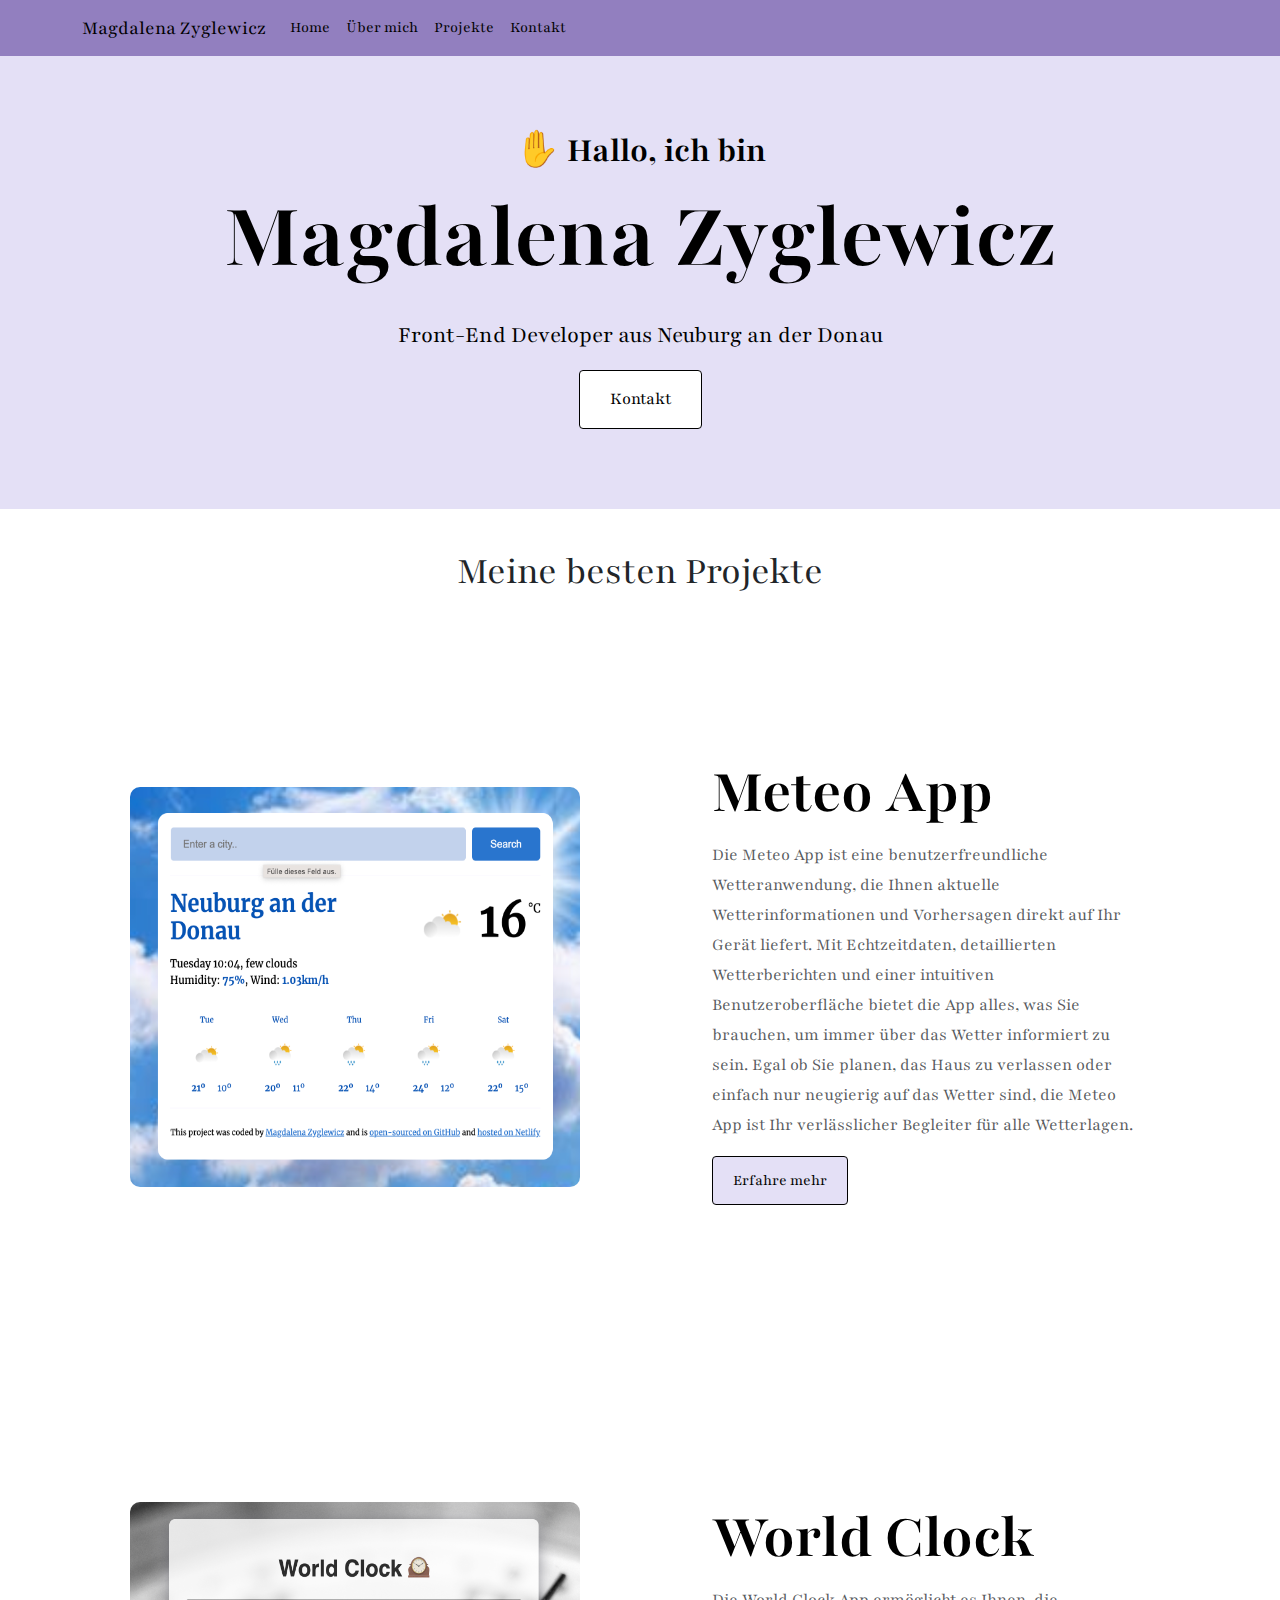
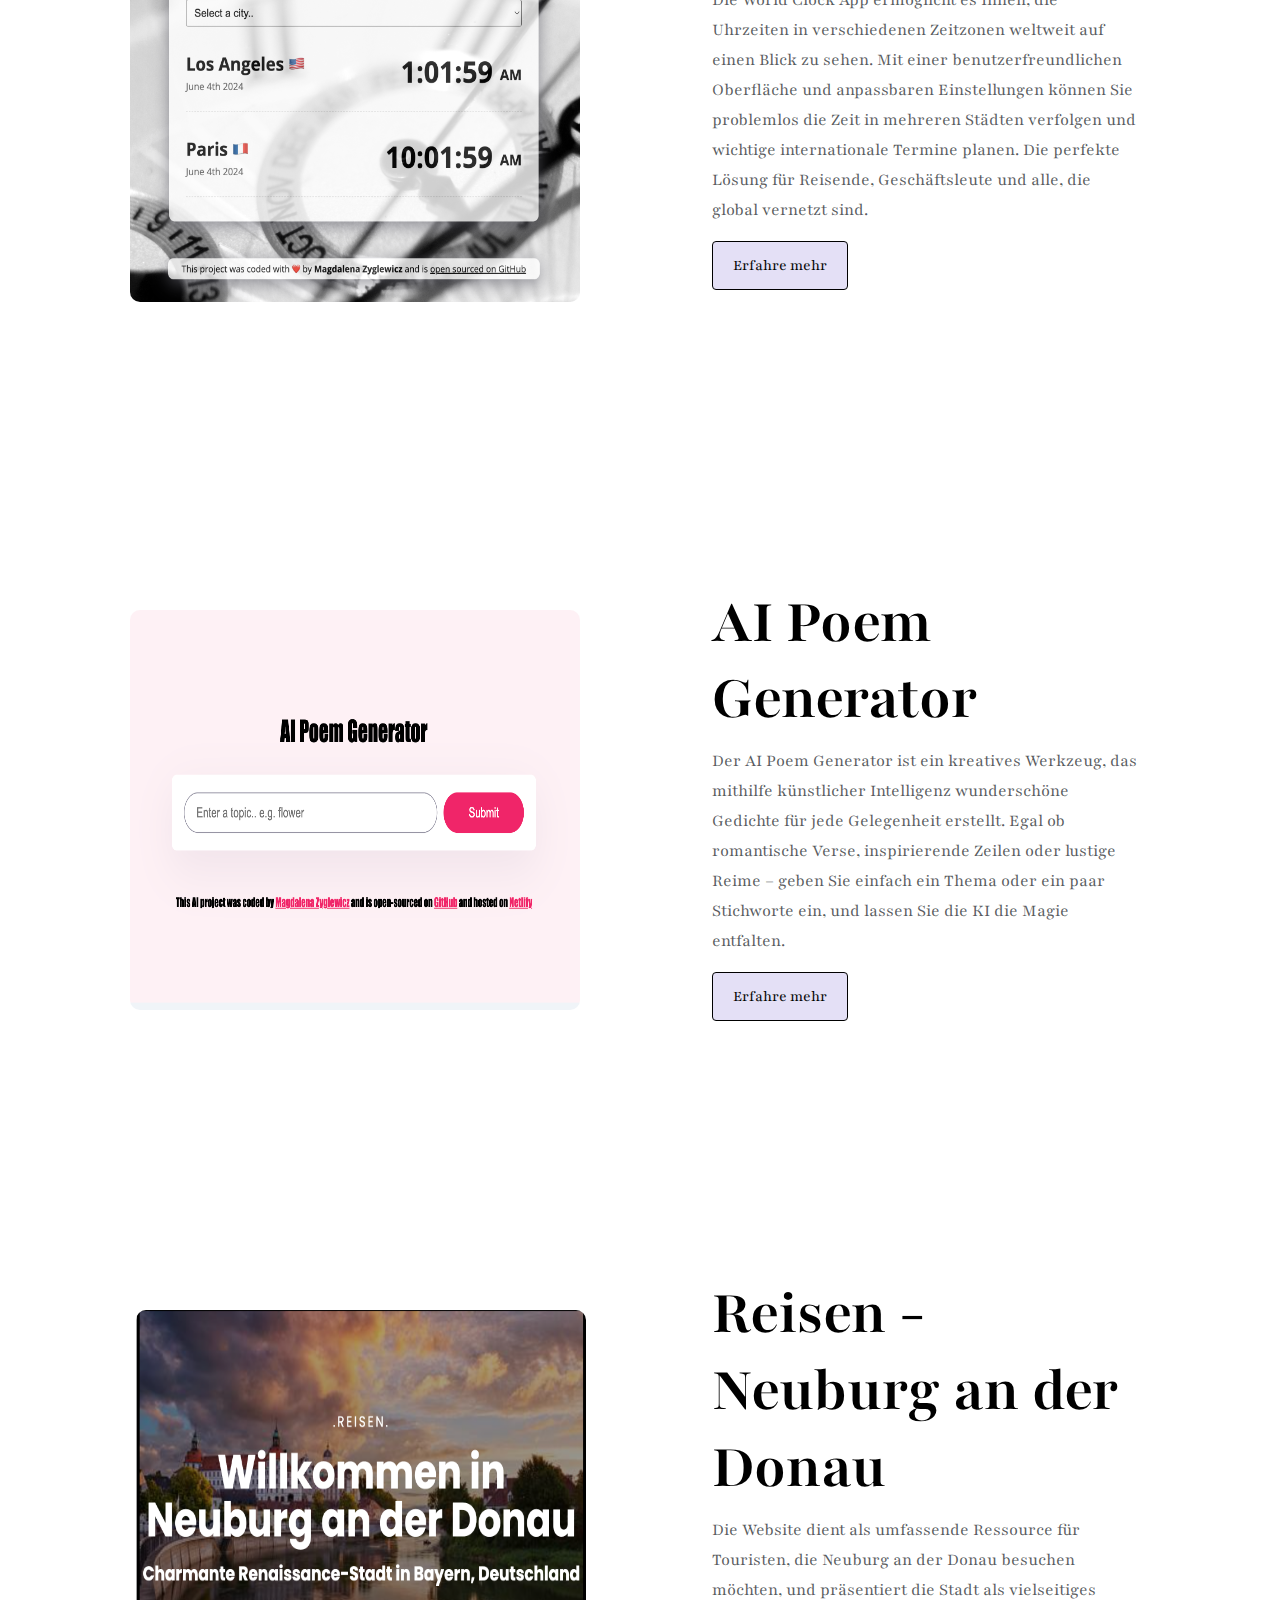
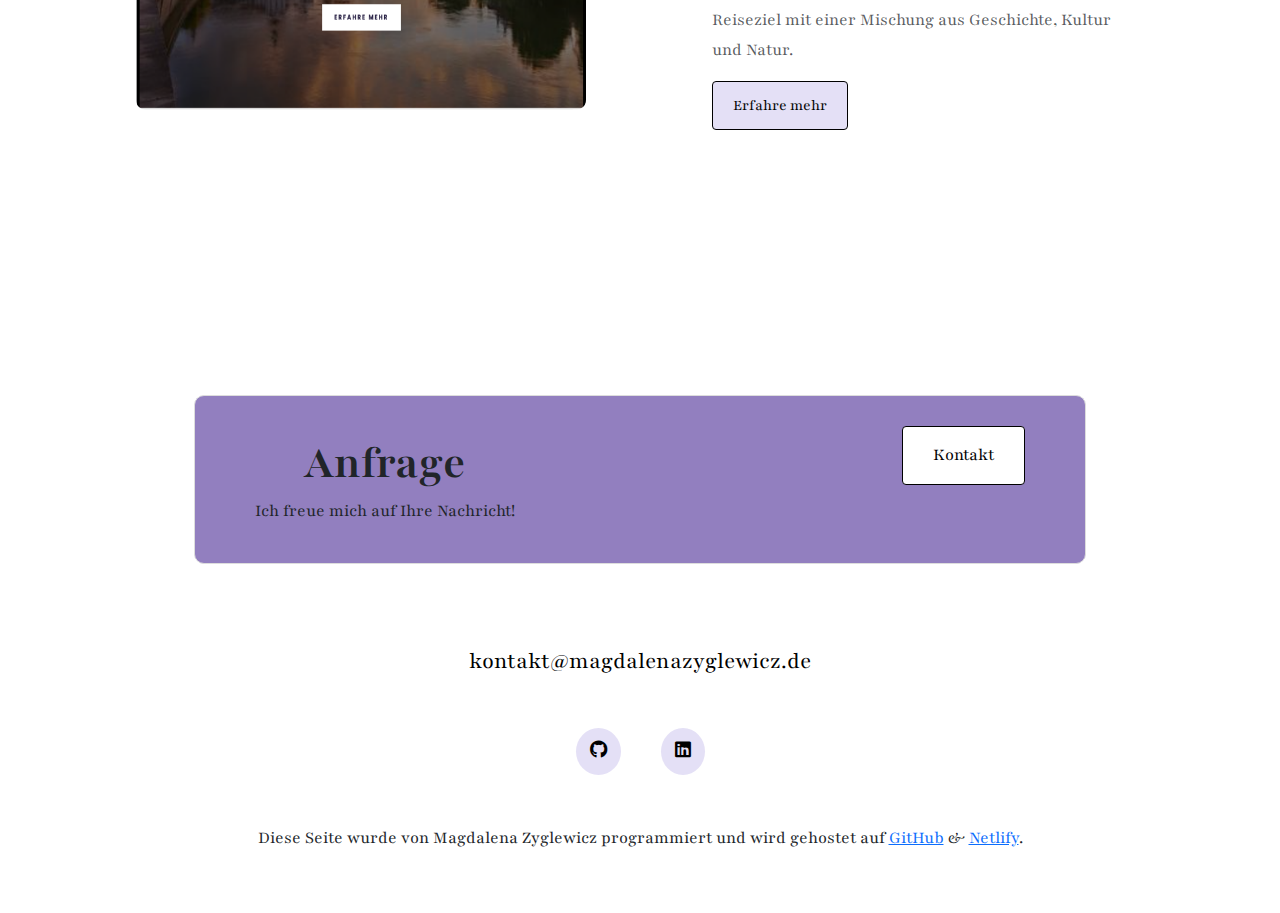
<file: index.html>
<!DOCTYPE html>
<html lang="de">
<head>
    <meta charset="UTF-8" />
    <meta name="viewport" content="width=device-width, initial-scale=1.0" />
    <title>Front-end developer- Magdalena Zyglewicz</title>
    <meta name="description" content="Lerne mehr über Magdalena Zyglewicz, a front-end developer from Neuburg an der Donau, Germany. Explore her skills, projects, and how to get in touch." />
    <meta name="keywords" content="Magdalena ist a Front-End Developer aus Neuburg an der Donau" />
    <link href="https://fonts.googleapis.com/css2?family=Playfair:ital,opsz,wght@0,5..1200,300..900;1,5..1200,300..900&display=swap" rel="stylesheet">
    <link rel="stylesheet" href="https://cdn.jsdelivr.net/npm/bootstrap@5.0.0-beta2/dist/css/bootstrap.min.css" />
    <link rel="stylesheet" href="styles/portfolio.css" />
    <link href="https://cdnjs.cloudflare.com/ajax/libs/font-awesome/6.0.0-beta3/css/all.min.css" rel="stylesheet">
    <script src="https://cdn.jsdelivr.net/npm/bootstrap@5.3.3/dist/js/bootstrap.bundle.min.js" integrity="sha384-YvpcrYf0tY3lHB60NNkmXc5s9fDVZLESaAA55NDzOxhy9GkcIdslK1eN7N6jIeHz" crossorigin="anonymous"></script>
</head>
<body>
 <nav class="navbar navbar-expand-lg fixed-top navbar-branding">
      <div class="container">
        <a class="navbar-brand" href="index.html" title="Homepage">Magdalena Zyglewicz</a>
        <button class="navbar-toggler" type="button" data-bs-toggle="collapse" data-bs-target="#navbarNav" aria-controls="navbarNav" aria-expanded="false" aria-label="Toggle navigation">
          <span class="navbar-toggler-icon"></span>
        </button>
        <div class="collapse navbar-collapse" id="navbarNav">
          <ul class="navbar-nav">
            <li class="nav-item">
              <a class="nav-link active" aria-current="page" href="index.html" title="Homepage">Home</a>
            </li>
            <li class="nav-item">
              <a class="nav-link" href="about.html" title="Über Magdalena">Über mich </a>
            </li>
            <li class="nav-item">
              <a class="nav-link" href="work.html" title="Magdalena's Projekte">Projekte</a>
            </li>
            <li class="nav-item">
              <a class="nav-link" href="contact.html" title="Kontakt">Kontakt</a>
            </li>
          </ul>
        </div>
      </div>
    </nav>
    <div class="hero">
      <p>✋ Hallo, ich bin</p>
      <h1>Magdalena Zyglewicz</h1>
      <h2 class="mb-3">Front-End Developer aus Neuburg an der Donau</h2>
      <div>
        <a href="contact.html" class="btn btn-branding" title="Kontakt">Kontakt</a>
      </div>
    </div>
    <p class="intro text-center m-5">Meine besten Projekte</p>
  <div class="container">
  <div class="row align-items-center">
    <div class="col-lg-6 d-none d-lg-block">
      <img src="styles/Meteo-App.png" alt="Meteo App" class="img-fluid">
    </div>
    <div class="hintergrund col-lg-6 col-12">
      <div class="project-description text-center text-lg-start">
        <h2>Meteo App</h2>
        <p class="text-muted">Die Meteo App ist eine benutzerfreundliche Wetteranwendung, die Ihnen aktuelle Wetterinformationen und Vorhersagen direkt auf Ihr Gerät liefert. Mit Echtzeitdaten, detaillierten Wetterberichten und einer intuitiven Benutzeroberfläche bietet die App alles, was Sie brauchen, um immer über das Wetter informiert zu sein. Egal ob Sie planen, das Haus zu verlassen oder einfach nur neugierig auf das Wetter sind, die Meteo App ist Ihr verlässlicher Begleiter für alle Wetterlagen.</p>
        <a href="work.html" class="btn btn-branding-outline">Erfahre mehr</a>
      </div>
    </div>
  </div>
  <div class="row align-items-center">
    <div class="col-lg-6 col-12 order-lg-2">
      <div class="project-description text-center text-lg-start">
        <h2>World Clock</h2>
        <p class="text-muted">Die World Clock App ermöglicht es Ihnen, die Uhrzeiten in verschiedenen Zeitzonen weltweit auf einen Blick zu sehen. Mit einer benutzerfreundlichen Oberfläche und anpassbaren Einstellungen können Sie problemlos die Zeit in mehreren Städten verfolgen und wichtige internationale Termine planen. Die perfekte Lösung für Reisende, Geschäftsleute und alle, die global vernetzt sind.</p>
        <a href="work.html" class="btn btn-branding-outline">Erfahre mehr</a>
      </div>
    </div>
    <div class="col-lg-6 d-none d-lg-block order-lg-1">
      <img src="styles/World-Clock.png" alt="World Clock" class="img-fluid">
    </div>
  </div>
  <div class="row align-items-center">
    <div class="col-lg-6 d-none d-lg-block">
      <img src="styles/poem-generator.png" alt="AI Poem Generator" class="img-fluid">
    </div>
    <div class="col-lg-6 col-12">
      <div class="project-description text-center text-lg-start">
        <h2>AI Poem Generator</h2>
        <p class="text-muted">Der AI Poem Generator ist ein kreatives Werkzeug, das mithilfe künstlicher Intelligenz wunderschöne Gedichte für jede Gelegenheit erstellt. Egal ob romantische Verse, inspirierende Zeilen oder lustige Reime – geben Sie einfach ein Thema oder ein paar Stichworte ein, und lassen Sie die KI die Magie entfalten.</p>
        <a href="work.html" class="btn btn-branding-outline">Erfahre mehr</a>
      </div>
    </div>
    <div class="row align-items-center">
    <div class="col-lg-6 d-none d-lg-block">
      <img src="styles/Travel - Neuburg an der Donau.png" alt="Reisen - Neuburg an der Donau" class="img-fluid size">
    </div>
    <div class="col-lg-6 col-12">
      <div class="project-description text-center text-lg-start">
        <h2>Reisen - Neuburg an der Donau</h2>
        <p class="text-muted">Die Website dient als umfassende Ressource für Touristen, die Neuburg an der Donau besuchen möchten, und präsentiert die Stadt als vielseitiges Reiseziel mit einer Mischung aus Geschichte, Kultur und Natur.</p>
        <a href="work.html" class="btn btn-branding-outline">Erfahre mehr</a>
      </div>
    </div>
  </div>
</div>
      <footer>
  <div class="contact-box-container">
    <div class="contact-box">
      <div>
        <h3>Anfrage</h3>
        <p>Ich freue mich auf Ihre Nachricht!</p>
      </div>
      <div>
        <a href="contact.html" class="btn btn-branding mb-5" title="Kontact Magdalena">Kontakt</a>
      </div>
    </div>
  </div>
  <div class="d-flex justify-content-center mb-5">
    <a href="mailto:kontakt@magdalenazyglewicz.de" class="email-link" title="Email Magdalena">kontakt@magdalenazyglewicz.de</a>
  </div>
  <div class="social-links d-flex justify-content-center mb-5">
    <a href="https://github.com/Lena3891" target="_blank" title="Github Profile">
      <i class="fa-brands fa-github"></i>
    </a>
    <a href="https://www.linkedin.com/in/magdalenazyglewicz" target="_blank" title="LinkedIn Profile">
      <i class="fa-brands fa-linkedin"></i>
    </a>
  </div>
  <p class="text text-center">Diese Seite wurde von Magdalena Zyglewicz programmiert und wird gehostet auf 
    <a href="https://github.com/Lena3891/Portfolio-Project/tree/main" target="_blank">GitHub</a> & 
    <a href="https://app.netlify.com/teams/lena3891/overview" target="_blank">Netlify</a>.
  </p>
</footer>

</body>
</html>
</file>
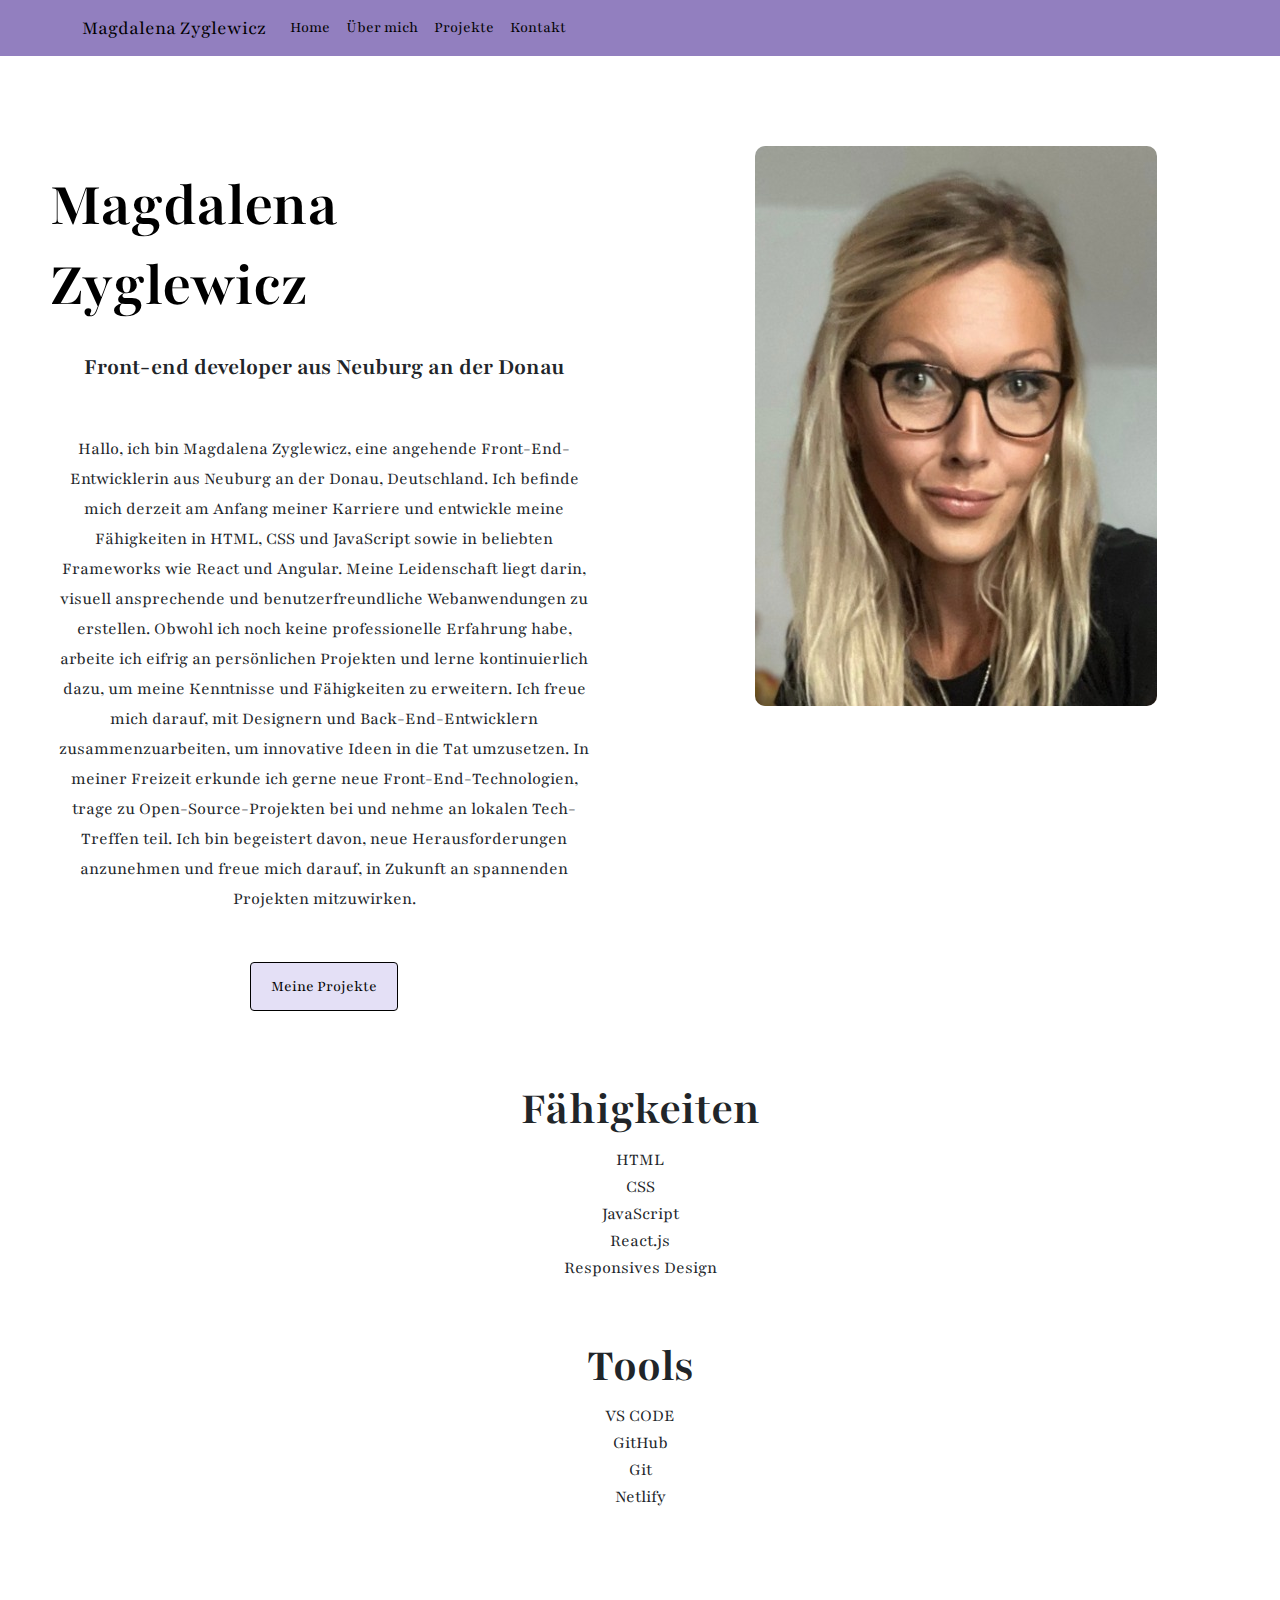
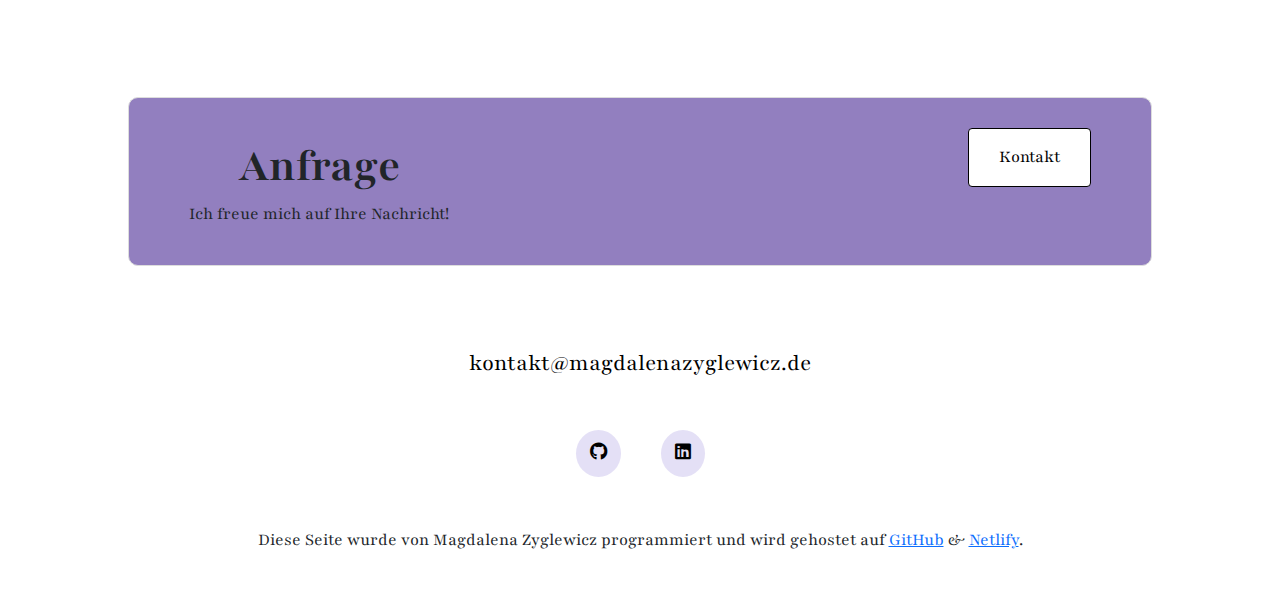
<file: about.html>
<!DOCTYPE html>
<html lang="de">
<head>
    <meta charset="UTF-8" />
    <meta name="viewport" content="width=device-width, initial-scale=1.0" />
    <title>Über Magdalena Zyglewicz</title>
    <meta name="description" content="Lerne mehr Magdalena Zyglewicz, a front-end developer from Neuburg an der Donau, Germany. Explore her skills, projects, and how to get in touch." />
    <meta name="keywords" content="Magdalena Zyglewicz, Front-End Developer, Neuburg an der Donau, Deutschland, web development, portfolio" />
    <link href="https://fonts.googleapis.com/css2?family=Playfair:ital,opsz,wght@0,5..1200,300..900;1,5..1200,300..900&display=swap" rel="stylesheet">
    <link rel="stylesheet" href="https://cdn.jsdelivr.net/npm/bootstrap@5.0.0-beta2/dist/css/bootstrap.min.css" />
    <link rel="stylesheet" href="styles/portfolio.css" />
    <link href="https://cdnjs.cloudflare.com/ajax/libs/font-awesome/6.0.0-beta3/css/all.min.css" rel="stylesheet">
    <script src="https://cdn.jsdelivr.net/npm/bootstrap@5.3.3/dist/js/bootstrap.bundle.min.js" integrity="sha384-YvpcrYf0tY3lHB60NNkmXc5s9fDVZLESaAA55NDzOxhy9GkcIdslK1eN7N6jIeHz" crossorigin="anonymous"></script>
</head>
<body>
    <nav class="navbar navbar-expand-lg fixed-top navbar-branding">
      <div class="container">
        <a class="navbar-brand" href="index.html" title="Homepage">Magdalena Zyglewicz</a>
        <button class="navbar-toggler" type="button" data-bs-toggle="collapse" data-bs-target="#navbarNav" aria-controls="navbarNav" aria-expanded="false" aria-label="Toggle navigation">
          <span class="navbar-toggler-icon"></span>
        </button>
        <div class="collapse navbar-collapse" id="navbarNav">
          <ul class="navbar-nav">
            <li class="nav-item">
              <a class="nav-link active" aria-current="page" href="index.html" title="Homepage">Home</a>
            </li>
            <li class="nav-item">
              <a class="nav-link" href="about.html" title="Über Magdalena">Über mich</a>
            </li>
            <li class="nav-item">
              <a class="nav-link" href="work.html" title="Magdalena's Projekte">Projekte</a>
            </li>
            <li class="nav-item">
              <a class="nav-link" href="contact.html" title="Kontakt">Kontakt</a>
            </li>
          </ul>
        </div>
      </div>
    </nav>
    <div class="content-container">
        <div class="row">
          <div class="col-md-6">
            <div class="content">
           <h1 class="mb-4" text-center>Magdalena Zyglewicz</h1>
           <h3 class="mb-5 text-center">Front-end developer aus Neuburg an der Donau</h3>
           <p class="mb-4">Hallo, ich bin Magdalena Zyglewicz, eine angehende Front-End-Entwicklerin aus Neuburg an der Donau, Deutschland. Ich befinde mich derzeit am Anfang meiner Karriere und entwickle meine Fähigkeiten in HTML, CSS und JavaScript sowie in beliebten Frameworks wie React und Angular. Meine Leidenschaft liegt darin, visuell ansprechende und benutzerfreundliche Webanwendungen zu erstellen.

Obwohl ich noch keine professionelle Erfahrung habe, arbeite ich eifrig an persönlichen Projekten und lerne kontinuierlich dazu, um meine Kenntnisse und Fähigkeiten zu erweitern. Ich freue mich darauf, mit Designern und Back-End-Entwicklern zusammenzuarbeiten, um innovative Ideen in die Tat umzusetzen.

In meiner Freizeit erkunde ich gerne neue Front-End-Technologien, trage zu Open-Source-Projekten bei und nehme an lokalen Tech-Treffen teil. Ich bin begeistert davon, neue Herausforderungen anzunehmen und freue mich darauf, in Zukunft an spannenden Projekten mitzuwirken.

</p>
<br>
          <div class="button-container">
           <a href="work.html" class="btn btn-branding-outline">Meine Projekte</a>
           </div>
           </div>
          </div>
          <div class="col-lg-6">
           <img src="styles/Magdalena.jpg" alt="Magdalena Zyglewicz" class="img-fluid">
          </div>
          <div class="col-md-6">
            <div class="fähigkeiten">
              <h3>Fähigkeiten</h3>
              <ul class="mitte">
                <li>HTML</li>
                <li>CSS</li>
                <li>JavaScript</li>
                <li>React.js</li>
                <li>Responsives Design</li>
              </ul>
            </div>
            <div class="tools">
              <h3>Tools</h3>
              <ul class="mitte">
                <li>VS CODE</li>
                <li>GitHub</li>
                <li>Git</li>
                <li>Netlify</li>
              </ul>
                
            </div>
          </div>
        </div>
    </div>
    <footer>
  <div class="contact-box-container">
    <div class="contact-box">
      <div>
        <h3>Anfrage</h3>
        <p>Ich freue mich auf Ihre Nachricht!</p>
      </div>
      <div>
        <a href="contact.html" class="btn btn-branding mb-5" title="Kontact Magdalena">Kontakt</a>
      </div>
    </div>
  </div>
  <div class="d-flex justify-content-center mb-5">
    <a href="mailto:kontakt@magdalenazyglewicz.de" class="email-link" title="Email Magdalena">kontakt@magdalenazyglewicz.de</a>
  </div>
  <div class="social-links d-flex justify-content-center mb-5">
    <a href="https://github.com/Lena3891" target="_blank" title="Github Profile">
      <i class="fa-brands fa-github"></i>
    </a>
    <a href="https://www.linkedin.com/in/magdalenazyglewicz" target="_blank" title="LinkedIn Profile">
      <i class="fa-brands fa-linkedin"></i>
    </a>
  </div>
  <p class="text text-center">Diese Seite wurde von Magdalena Zyglewicz programmiert und wird gehostet auf 
    <a href="https://github.com/Lena3891/Portfolio-Project/tree/main" target="_blank">GitHub</a> & 
    <a href="https://app.netlify.com/teams/lena3891/overview" target="_blank">Netlify</a>.
  </p>
</footer>


</body>
</html>
</file>
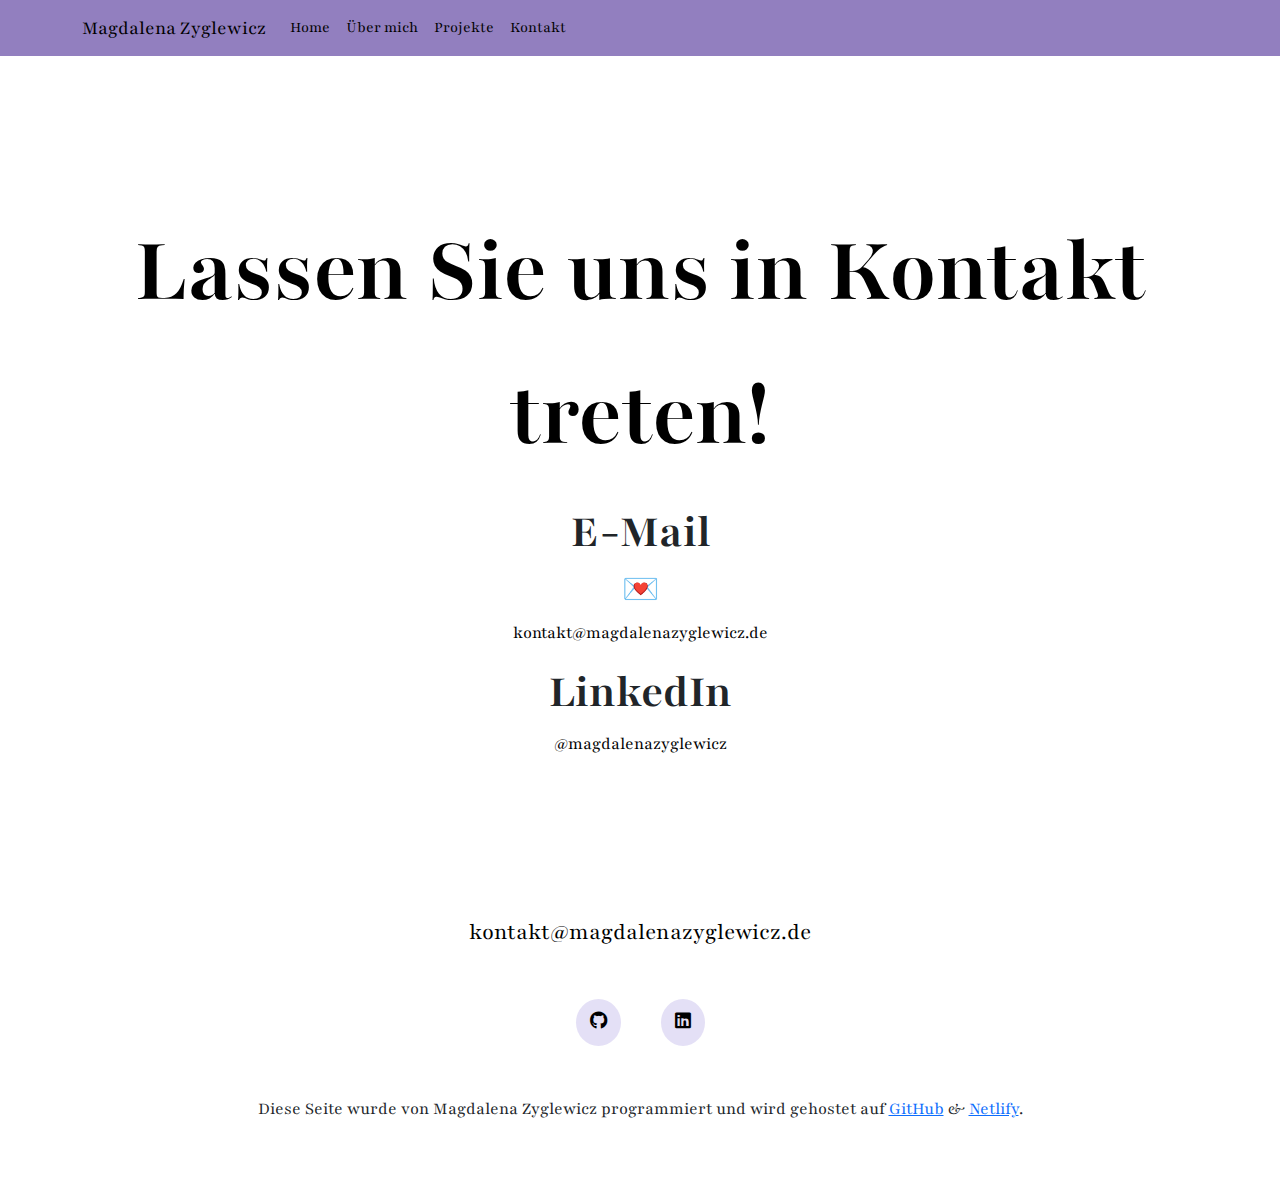
<file: contact.html>
<!DOCTYPE html>
<html lang="de">
<head>
    <meta charset="UTF-8" />
    <meta name="viewport" content="width=device-width, initial-scale=1.0" />
    <title>Contact Magdalena Zyglewicz</title>
    <meta name="description" content="Kontakt Magdalena" />
    <link href="https://fonts.googleapis.com/css2?family=Playfair:ital,opsz,wght@0,5..1200,300..900;1,5..1200,300..900&display=swap" rel="stylesheet">
    <meta name="keywords" content="Magdalena Zyglewicz, Front-End Developer, Neuburg an der Donau, Germany, web development, portfolio" />
    <link rel="stylesheet" href="https://cdn.jsdelivr.net/npm/bootstrap@5.0.0-beta2/dist/css/bootstrap.min.css" />
    <link rel="stylesheet" href="styles/portfolio.css" />
    <link href="https://cdnjs.cloudflare.com/ajax/libs/font-awesome/6.0.0-beta3/css/all.min.css" rel="stylesheet">
    <script src="https://cdn.jsdelivr.net/npm/bootstrap@5.3.3/dist/js/bootstrap.bundle.min.js" integrity="sha384-YvpcrYf0tY3lHB60NNkmXc5s9fDVZLESaAA55NDzOxhy9GkcIdslK1eN7N6jIeHz" crossorigin="anonymous"></script>
</head>
<body>
    <nav class="navbar navbar-expand-lg fixed-top navbar-branding">
      <div class="container">
        <a class="navbar-brand" href="index.html" title="Homepage">Magdalena Zyglewicz</a>
        <button class="navbar-toggler" type="button" data-bs-toggle="collapse" data-bs-target="#navbarNav" aria-controls="navbarNav" aria-expanded="false" aria-label="Toggle navigation">
          <span class="navbar-toggler-icon"></span>
        </button>
        <div class="collapse navbar-collapse" id="navbarNav">
          <ul class="navbar-nav">
            <li class="nav-item">
              <a class="nav-link active" aria-current="page" href="index.html" title="Homepage">Home</a>
            </li>
            <li class="nav-item">
              <a class="nav-link" href="about.html" title="Über Magdalena">Über mich</a>
            </li>
            <li class="nav-item">
              <a class="nav-link" href="work.html" title="Magdalena's Projekte">Projekte</a>
            </li>
            <li class="nav-item">
              <a class="nav-link" href="contact.html" title="Kontact">Kontakt</a>
            </li>
          </ul>
        </div>
      </div>
    </nav>
    <div class="content-container mt-5 pt-5">
     <div class="contact-content">
        <h1 class="mt-5 mb-3 text-center">Lassen Sie uns in Kontakt treten!</h1>
        
        <h3 class="text-center">E-Mail</h3>
        <h4 class="emoji text-center img-fluid">💌</h4>
        <p class="text-center ">
        <a href="mailto:kontakt@magdalenazyglewicz.de" class="contact">kontakt@magdalenazyglewicz.de</a>
        </p>
        <h3 class="text-center">LinkedIn</h3>
        <p class="text-center">
        <a href="https://www.linkedin.com/in/magdalenazyglewicz/" class="link" clatarget="_blank">@magdalenazyglewicz</a></p>
     </div>
    </div>
   <footer>
         
        </div>
        <div class="d-flex justify-content-center mb-5">
           <a href="mailto:kontakt@magdalenazyglewicz.de" class="email-link" title="Email Magdalena">kontakt@magdalenazyglewicz.de</a>
        </div>
      <div class="social-links d-flex justify-content-center mb-5">
          <a href="https://github.com/Lena3891" target="_blank" title="Github Profile">
            <i class="fa-brands fa-github"></i>
          </a>
          <a href="https://www.linkedin.com/in/magdalenazyglewicz" target="_blank" title="LinkedIn Profile">
            <i class="fa-brands fa-linkedin"></i>
          </a>
        </div>
    <p class="text text-center">Diese Seite wurde von Magdalena Zyglewicz programmiert und wird gehostet auf
      <a href="https://github.com/Lena3891/Portfolio-Project" target="_blank">GitHub</a> & 
      <a href="https://app.netlify.com/teams/lena3891/overview" target="_blank">Netlify</a>.
    </p>
  </footer>
</body>
</html>
</file>
<file: styles/portfolio.css>
:root {
  --branding-color: #927fbf;
  --navbar-color: #927fbf;
  --heading-font-family: "Playfair", sans-serif;
}

body {
  font-family: "Playfair", sans-serif;
}

h1,
h4,
h5,
h6 {
  color: black;
  font-weight: bold;
}

h1 {
  font-size: 96px;
  line-height: 1.5;
  font-family: var(--heading-font-family);
}

h2 {
  font-size: 64px;
  color: black;
  font-weight: bold;
}

h3 {
  font-size: 48px;
  font-weight: bold;
  text-align: center;
}

h4 {
  font-size: 30px;
}

p {
  font-weight: normal;
  font-size: 18px;
  line-height: 30px;
}

.intro {
  font-size: 40px;
}

.hero {
  background-color: #c4bbf0;
  text-align: center;
  padding: 160px 20px;
}

.navbar {
  position: relative;
  display: flex;
  flex-wrap: wrap;
  align-items: center;
  justify-content: space-between;
}

.navbar-branding {
  background-color: var(--branding-color);
}

.navbar-brand {
  color: black;
  font-style: bold;
}

.navbar-nav .nav-link {
  color: black;
  font-style: bold;
}

.navbar-toggler {
  border: none;
}

.navbar-toggler-icon {
  background-image: url('data:image/svg+xml;charset=utf8,%3Csvg viewBox="0 0 30 30" xmlns="http://www.w3.org/2000/svg"%3E%3Cpath stroke="rgba%28255, 255, 255, 0.5%29" stroke-width="2" d="M4 7h22M4 15h22M4 23h22"/%3E%3C/svg%3E');
}

.content h1 {
  font-size: 64px;
  line-height: 80px;
}

.content-container {
  padding: 80px 20px;
}

.content h2 {
  font-size: 40px;
  font-family: var(--heading-font-family);
}

.content h3 {
  font-size: 24px;
  line-height: 1.5;
  font-family: var(--heading-font-family);
  text-align: center;
}

.content p {
  font-size: 18px;
  text-align: center;
}

.content {
  margin: 30px;
}

.img-fluid {
  max-width: 100%;
  height: auto;
  border-radius: 10px;
  margin-top: 10px;
  margin-bottom: 10px;
  display: block;
  margin-left: auto;
  margin-right: auto;
}

.size {
  width: 450px;
  height: 400px;
}

.challenge {
  width: 450px;
  height: 400px;
}

.row {
  justify-content: center;
  padding-bottom: 30px;
}

.col-6 {
  padding: 5px;
}

.hero {
  background: #e4e0f6;
  text-align: center;
  padding: 80px 20px;
}

.hero p {
  font-family: "Playfair", sans-serif;
  font-size: 36px;
  font-weight: bold;
  margin: 0;
  color: black;
}

.hero h2 {
  font-family: var(--heading-font-family);
  font-weight: normal;
  line-height: 1.5;
  font-size: 24px;
}

.btn-branding {
  background-color: white;
  border-radius: 4px;
  border: 1px solid black;
  color: black;
  font-size: 18px;
  line-height: 27px;
  padding: 15px 30px;
}

.btn-branding-outline {
  color: black;
  background: #e4e0f6;
  border: 1px solid black;
  border-radius: 4px;
  font-size: 16px;
  line-height: 27px;
  padding: 10px 20px;
}

.button-container {
  display: flex;
  justify-content: center;
  align-items: center;
  width: 100%;
}

.project-description {
  padding: 120px 60px;
  margin-bottom: 15px;
}

.row.align-items-center {
  margin-bottom: 10px;
}

.link,
.contact {
  color: black;
  text-decoration: none;
}

.fähigkeiten,
.tools {
  display: flex;
  flex-direction: column;
  align-items: center;
  padding-top: 40px;
  font-size: 18px;
}

.mitte {
  list-style-type: none;
  padding: 0;
  text-align: center;
}

footer {
  margin: 60px 0;
}

footer .contact-box {
  background: var(--branding-color);
  padding: 30px 60px;
  border-radius: 10px;
}

footer .contact-box p {
  margin: 0;
}

.contact-box-container {
  display: flex;
  justify-content: center;
  width: 100%;
  margin-bottom: 5rem;
}

.contact-box p {
  line-height: 1.2;
}

.contact-box {
  width: 80%;
  background-color: #f8f9fa;
  padding: 20px;
  border: 1px solid #ddd;
  border-radius: 5px;
  display: flex;
  justify-content: space-between;
  align-items: center;
}

footer .email-link {
  text-decoration: none;
  color: black;
  font-size: 24px;
}

footer .email-link:hover {
  color: var(--branding-color);
}

footer .social-links a {
  margin: 0 20px;
  color: black;
  background: #e4e0f6;
  padding: 10px 14px;
  font-size: 18px;
  border-radius: 50%;
}

contact .social-links a {
  margin: 0 20px;
  color: var(--branding-color);
  background: var(--secondary-color);
  padding: 10px 14px;
  font-size: 18px;
  border-radius: 50%;
}

footer .social-links a:hover {
  color: white;
  background: var(--branding-color);
  transition: all 150ms ease-in-out;
}

/* Neue Grid-Layout-Styles für Projekte */
.project-grid {
  display: grid;
  grid-template-columns: repeat(auto-fill, minmax(300px, 1fr));
  gap: 40px;
  padding: 2rem 0;
}

.project-item {
  background: #fff;
  border-radius: 8px;
  box-shadow: 0 4px 6px rgba(0, 0, 0, 0.1);
  overflow: hidden;
  transition: transform 0.3s ease;
  display: flex;
  flex-direction: column;
}

.project-item:hover {
  transform: translateY(-5px);
}

.project-item img {
  width: 100%;
  height: 200px;
  object-fit: cover;
}

.project-item h2 {
  font-size: 1.2rem;
  margin: 1rem;
  text-align: center;
}

.project-item p {
  font-size: 0.9rem;
  color: #666;
  margin: 0 1rem 1rem;
  text-align: center;
}
.project-item a {
  display: inline-block; /* Änderung von block zu inline-block */
  text-align: center;
  margin: 0.5rem; /* Halbiert von 1rem */
  padding: 0.25rem 0.5rem; /* Angepasst für bessere Proportionen */
  background-color: var(--branding-color);
  color: black;
  text-decoration: none;
  border-radius: 2px; /* Halbiert von 4px */
  transition: background-color 0.3s ease;
  font-size: 16px; /* Reduziert die Schriftgröße */
  max-width: 75%; /* Begrenzt die Breite auf 50% */
  margin-left: auto;
  margin-right: auto;
}

.project-item a:hover {
  background-color: #7b68a3;
}

@media (max-width: 900px) {
  h1 {
    font-size: 44px;
    line-height: 1;
  }

  h2 {
    font-size: 40px;
  }

  h3 {
    font-size: 26px;
  }

  .btn {
    font-size: 16px;
  }

  .content {
    text-align: center;
    padding: 0;
  }

  .content-container {
    padding: 40px 20px;
  }

  .project-description {
    padding: 0;
    text-align: center;
  }

  .contact-box {
    flex-direction: column;
    align-items: center;
    text-align: center;
  }

  .contact-box div:last-child {
    align-self: center;
    width: 100%;
    text-align: center;
    margin-top: 20px;
  }

  .project-grid {
    grid-template-columns: repeat(auto-fill, minmax(250px, 1fr));
    gap: 30px;
  }
}
</file>
